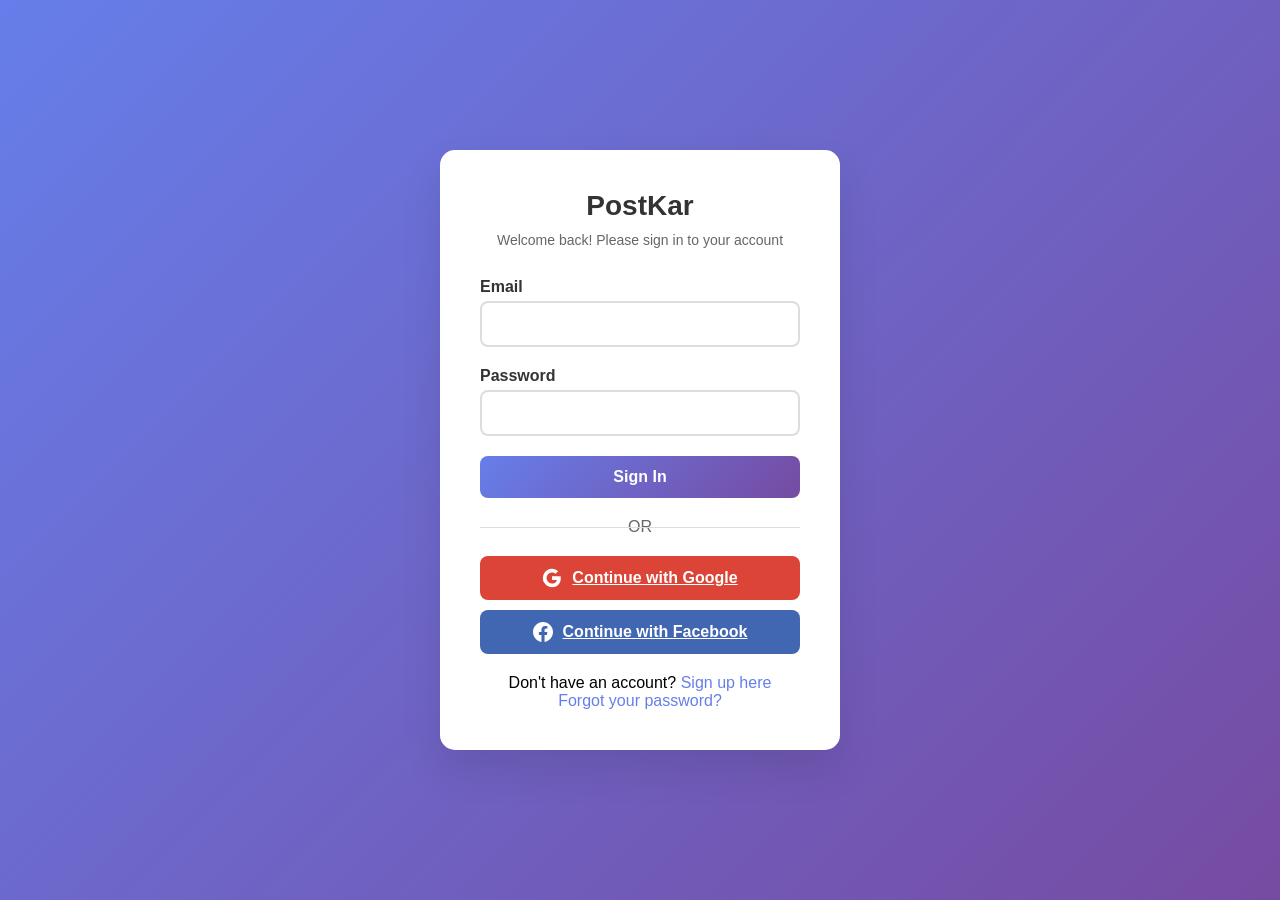
<file: src/main/resources/static/login.html>
<!DOCTYPE html>
<html lang="en">
<head>
    <meta charset="UTF-8">
    <meta name="viewport" content="width=device-width, initial-scale=1.0">
    <title>Login - PostKar</title>
    <style>
        * {
            margin: 0;
            padding: 0;
            box-sizing: border-box;
        }

        body {
            font-family: 'Arial', sans-serif;
            background: linear-gradient(135deg, #667eea 0%, #764ba2 100%);
            min-height: 100vh;
            display: flex;
            align-items: center;
            justify-content: center;
        }

        .login-container {
            background: white;
            border-radius: 15px;
            box-shadow: 0 20px 40px rgba(0,0,0,0.1);
            padding: 40px;
            width: 400px;
            max-width: 90vw;
        }

        .logo {
            text-align: center;
            margin-bottom: 30px;
        }

        .logo h1 {
            color: #333;
            font-size: 28px;
            margin-bottom: 10px;
        }

        .logo p {
            color: #666;
            font-size: 14px;
        }

        .login-form {
            display: flex;
            flex-direction: column;
            gap: 20px;
        }

        .form-group {
            display: flex;
            flex-direction: column;
        }

        .form-group label {
            color: #333;
            margin-bottom: 5px;
            font-weight: bold;
        }

        .form-group input {
            padding: 12px;
            border: 2px solid #ddd;
            border-radius: 8px;
            font-size: 16px;
            transition: border-color 0.3s;
        }

        .form-group input:focus {
            outline: none;
            border-color: #667eea;
        }

        .btn {
            padding: 12px;
            border: none;
            border-radius: 8px;
            font-size: 16px;
            font-weight: bold;
            cursor: pointer;
            transition: transform 0.2s, box-shadow 0.2s;
        }

        .btn:hover {
            transform: translateY(-2px);
            box-shadow: 0 5px 15px rgba(0,0,0,0.2);
        }

        .btn-primary {
            background: linear-gradient(135deg, #667eea 0%, #764ba2 100%);
            color: white;
        }

        .btn-google {
            background: #db4437;
            color: white;
            display: flex;
            align-items: center;
            justify-content: center;
            gap: 10px;
        }

        .btn-facebook {
            background: #4267B2;
            color: white;
            display: flex;
            align-items: center;
            justify-content: center;
            gap: 10px;
        }

        .divider {
            text-align: center;
            margin: 20px 0;
            position: relative;
            color: #666;
        }

        .divider:before {
            content: '';
            position: absolute;
            top: 50%;
            left: 0;
            right: 0;
            height: 1px;
            background: #ddd;
        }

        .divider span {
            background: white;
            padding: 0 20px;
        }

        .oauth-buttons {
            display: flex;
            flex-direction: column;
            gap: 10px;
        }

        .links {
            text-align: center;
            margin-top: 20px;
        }

        .links a {
            color: #667eea;
            text-decoration: none;
        }

        .links a:hover {
            text-decoration: underline;
        }

        .error-message {
            color: #e74c3c;
            text-align: center;
            margin-bottom: 10px;
            padding: 10px;
            background: #ffeaa7;
            border-radius: 5px;
            display: none;
        }
    </style>
</head>
<body>
<div class="login-container">
    <div class="logo">
        <h1>PostKar</h1>
        <p>Welcome back! Please sign in to your account</p>
    </div>

    <div id="error-message" class="error-message"></div>

    <form class="login-form" id="loginForm">
        <div class="form-group">
            <label for="email">Email</label>
            <input type="email" id="email" name="email" required>
        </div>

        <div class="form-group">
            <label for="password">Password</label>
            <input type="password" id="password" name="password" required>
        </div>

        <button type="submit" class="btn btn-primary">Sign In</button>
    </form>

    <div class="divider">
        <span>OR</span>
    </div>

    <div class="oauth-buttons">
        <a href="/oauth2/authorization/google" class="btn btn-google">
            <svg width="20" height="20" viewBox="0 0 24 24" fill="currentColor">
                <path d="M22.56 12.25c0-.78-.07-1.53-.2-2.25H12v4.26h5.92c-.26 1.37-1.04 2.53-2.21 3.31v2.77h3.57c2.08-1.92 3.28-4.74 3.28-8.09z"/>
                <path d="M12 23c2.97 0 5.46-.98 7.28-2.66l-3.57-2.77c-.98.66-2.23 1.06-3.71 1.06-2.86 0-5.29-1.93-6.16-4.53H2.18v2.84C3.99 20.53 7.7 23 12 23z"/>
                <path d="M5.84 14.09c-.22-.66-.35-1.36-.35-2.09s.13-1.43.35-2.09V7.07H2.18C1.43 8.55 1 10.22 1 12s.43 3.45 1.18 4.93l2.85-2.22.81-.62z"/>
                <path d="M12 5.38c1.62 0 3.06.56 4.21 1.64l3.15-3.15C17.45 2.09 14.97 1 12 1 7.7 1 3.99 3.47 2.18 7.07l3.66 2.84c.87-2.6 3.3-4.53 6.16-4.53z"/>
            </svg>
            Continue with Google
        </a>

        <a href="/oauth2/authorization/facebook" class="btn btn-facebook">
            <svg width="20" height="20" viewBox="0 0 24 24" fill="currentColor">
                <path d="M24 12.073c0-6.627-5.373-12-12-12s-12 5.373-12 12c0 5.99 4.388 10.954 10.125 11.854v-8.385H7.078v-3.47h3.047V9.43c0-3.007 1.792-4.669 4.533-4.669 1.312 0 2.686.235 2.686.235v2.953H15.83c-1.491 0-1.956.925-1.956 1.874v2.25h3.328l-.532 3.47h-2.796v8.385C19.612 23.027 24 18.062 24 12.073z"/>
            </svg>
            Continue with Facebook
        </a>
    </div>

    <div class="links">
        <p>Don't have an account? <a href="/signup.html">Sign up here</a></p>
        <p><a href="/forgot-password.html">Forgot your password?</a></p>
    </div>
</div>

<script>
    // Handle regular login form submission
    document.getElementById('loginForm').addEventListener('submit', async function(e) {
        e.preventDefault();

        const email = document.getElementById('email').value;
        const password = document.getElementById('password').value;
        const errorDiv = document.getElementById('error-message');

        try {
            const response = await fetch('/api/auth/login', {
                method: 'POST',
                headers: {
                    'Content-Type': 'application/json',
                },
                body: JSON.stringify({ email, password })
            });

            if (response.ok) {
                const data = await response.json();
                // Store tokens (you might want to use secure storage in production)
                localStorage.setItem('accessToken', data.accessToken);
                localStorage.setItem('refreshToken', data.refreshToken);

                // Redirect to dashboard or home page
                window.location.href = '/dashboard.html';
            } else {
                const error = await response.text();
                errorDiv.textContent = error;
                errorDiv.style.display = 'block';
            }
        } catch (error) {
            errorDiv.textContent = 'Login failed. Please try again.';
            errorDiv.style.display = 'block';
        }
    });
</script>
</body>
</html>
</file>
